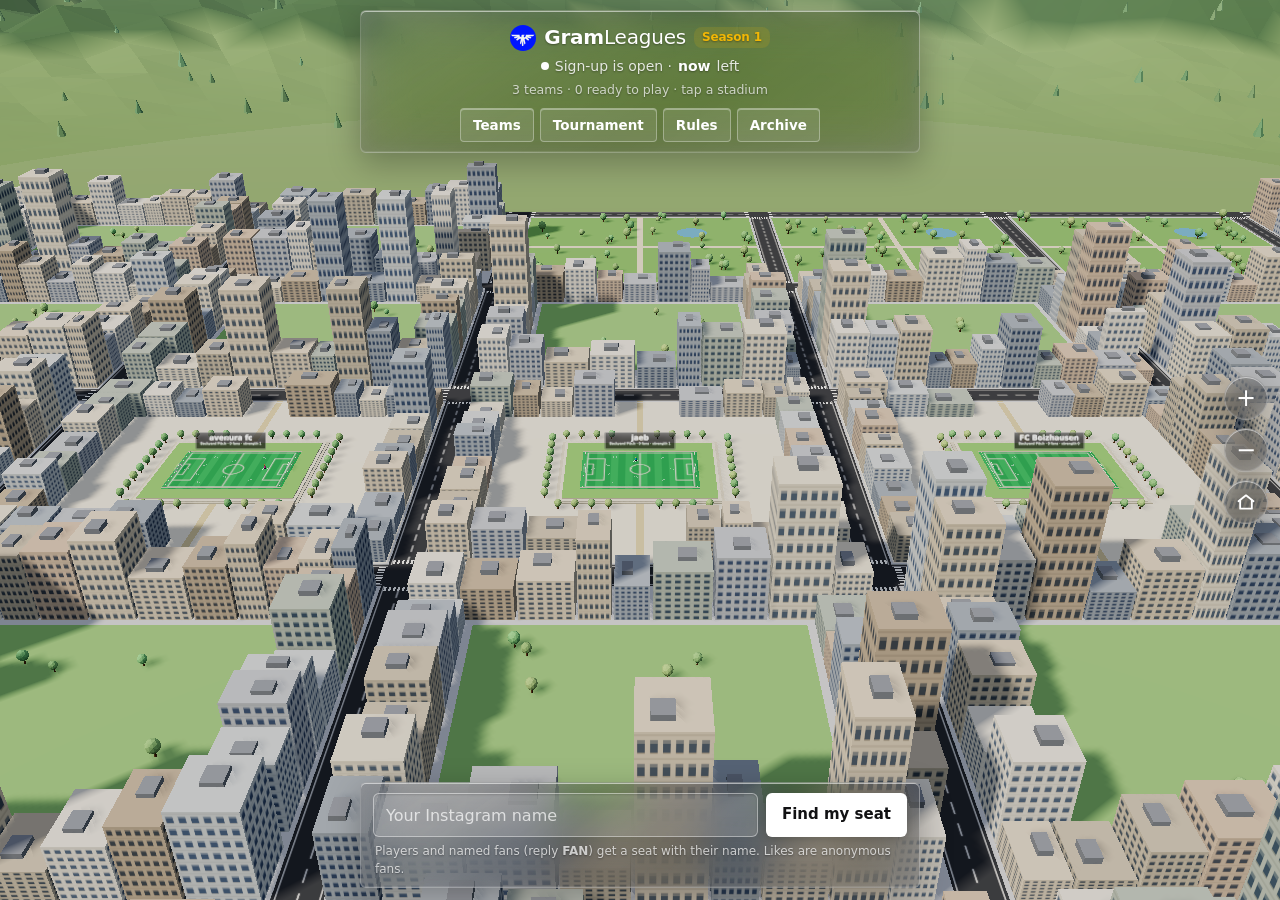
<file: index.html>
<!doctype html>
<html lang="en">
<head>
<meta charset="utf-8">
<title>gramleagues - build your team</title>
<meta http-equiv="refresh" content="0; url=docs/">
<script>location.replace("docs/" + location.search + location.hash);</script>
</head>
<body><a href="docs/">Gramleagues</a></body>
</html>
</file>
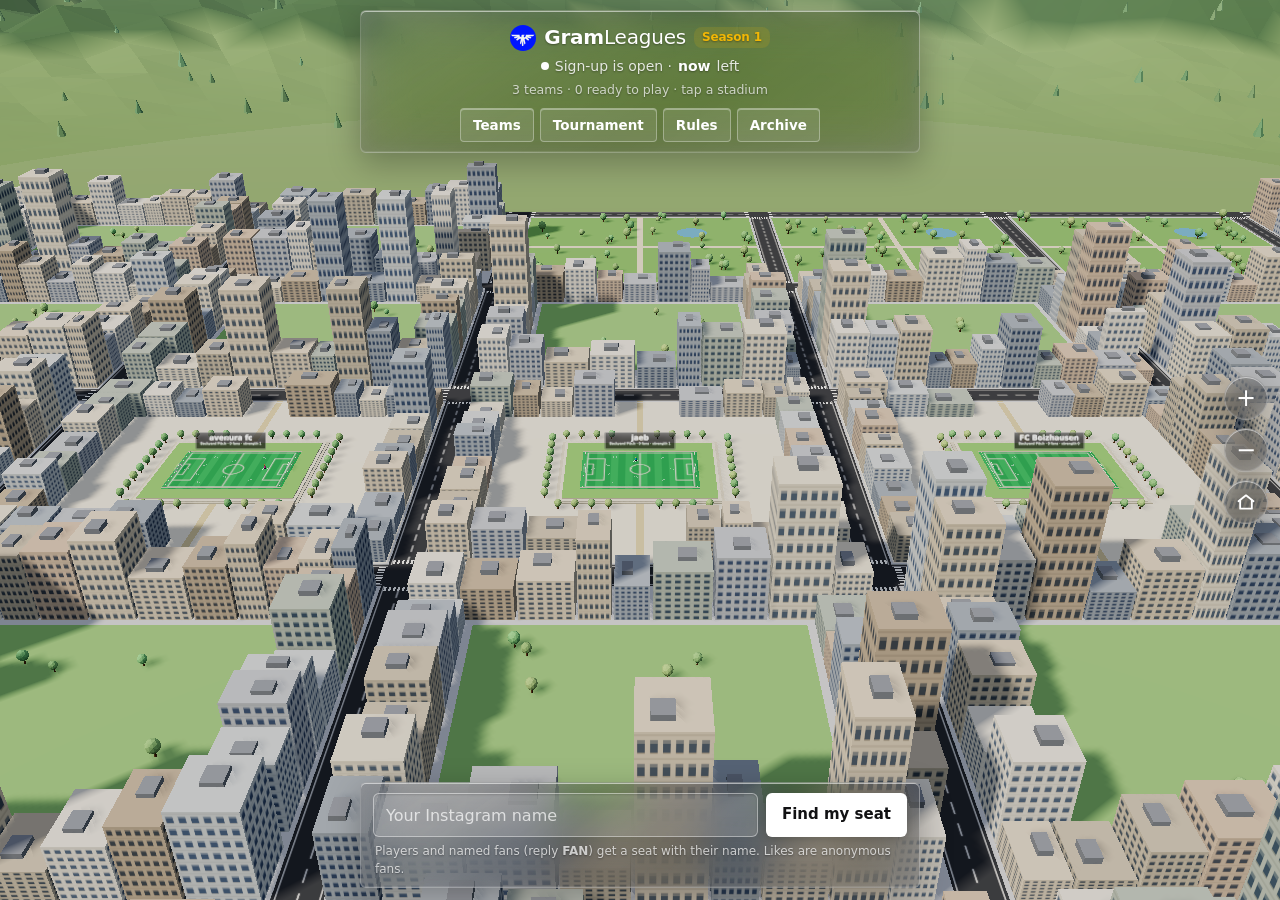
<file: docs/index.html>
<!doctype html>
<html lang="en">
<head>
<meta charset="utf-8">
<meta name="viewport" content="width=device-width,initial-scale=1,viewport-fit=cover">
<title>gramleagues - build your team</title>
<meta name="description" content="Found a team on Instagram, collect likes, grow your stadium and find your seat.">
<link rel="icon" href="logo.svg" type="image/svg+xml">
<link rel="stylesheet" href="welt.css">
</head>
<body>
<div id="namensschilder" aria-hidden="true"></div>

<div id="kopf" class="karte">
  <div class="kopfzeile">
    <button id="zurueck" class="rund" hidden aria-label="Back to overview">
      <svg width="18" height="18" viewBox="0 0 24 24" fill="none" stroke="currentColor" stroke-width="2.4" stroke-linecap="round" stroke-linejoin="round" aria-hidden="true"><path d="M15 6l-6 6 6 6"/></svg>
    </button>
    <h1><img src="logo.svg" alt="" class="logo" width="26" height="26"><span id="titel">Gram<b>Leagues</b></span><span class="tag" id="tag"></span></h1>
  </div>
  <div id="zeile"></div>
  <div id="balken" hidden><div></div></div>
  <div id="unterzeile"></div>
  <nav class="knoepfe" aria-label="Menu">
    <button data-panel="teams">Teams</button>
    <button data-panel="turnier">Tournament</button>
    <button data-panel="kader" id="kaderknopf" hidden>Squad</button>
    <button data-panel="regeln">Rules</button>
    <button data-panel="archiv">Archive</button>
  </nav>
</div>

<div id="unten" class="karte">
  <form id="suche" role="search">
    <label for="eingabe" class="sr">Your Instagram name</label>
    <input id="eingabe" placeholder="Your Instagram name" autocomplete="off" autocapitalize="none" spellcheck="false">
    <button>Find my seat</button>
  </form>
  <div id="meldung"><span id="meldtext"></span><button type="button" id="schliessen">Back</button></div>
  <div id="hinweis">Players and named fans (reply <b>FAN</b>) get a seat with their name. Likes are anonymous fans.</div>
</div>

<div id="kamera">
  <button id="rein" aria-label="Zoom in">+</button>
  <button id="raus" aria-label="Zoom out">−</button>
  <button id="heim" aria-label="Back to overview">
    <svg width="20" height="20" viewBox="0 0 24 24" fill="none" stroke="currentColor" stroke-width="2.2" stroke-linecap="round" stroke-linejoin="round" aria-hidden="true"><path d="M3 11l9-7 9 7"/><path d="M5 10v10h14V10"/></svg>
  </button>
</div>

<aside id="panel" aria-label="Details" hidden>
  <button id="panelzu" class="rund" aria-label="Close">
    <svg width="18" height="18" viewBox="0 0 24 24" fill="none" stroke="currentColor" stroke-width="2.4" stroke-linecap="round" aria-hidden="true"><path d="M6 6l12 12M18 6L6 18"/></svg>
  </button>
  <div id="panelinhalt"></div>
</aside>

<div id="hover" class="schild"></div>
<div id="mein" class="schild"></div>

<div id="wolken" role="status" aria-label="Loading">
  <canvas id="wolkenbild" aria-hidden="true"></canvas>
  <div class="wolkentext"></div>
</div>
<script>
/* Dichte Wolkenbank auf EINER Zeichenfläche (spart auf Handys viel Speicher), öffnet sich beim Start */
(function () {
  var c = document.getElementById("wolkenbild"), g = c.getContext("2d");
  var dpr = Math.min(window.devicePixelRatio || 1, 1.5), W, H, puffs = [];
  var a = 9, z = function () { a = (a * 9301 + 49297) % 233280; return a / 233280; };
  var klein = Math.min(innerWidth, innerHeight) <= 600, n = klein ? 34 : 56;
  for (var i = 0; i < n; i++) puffs.push({ x: z() * 1.2 - 0.1, y: z() * 1.2 - 0.1, g: 0.28 + z() * 0.46, dx: 0, dy: 0, v: z() * 0.35 });
  puffs.forEach(function (p) { p.dx = (p.x - 0.5) * (2.4 + z()); p.dy = (p.y - 0.5) * (1.6 + z()) - 0.3; });
  function groesse() { W = innerWidth; H = innerHeight; c.width = W * dpr; c.height = H * dpr; c.style.width = W + "px"; c.style.height = H + "px"; }
  function puff(x, y, r, alpha, s) {
    g.save(); g.globalAlpha = alpha; g.translate(x, y); g.scale(s, s * 0.72);
    var k = g.createRadialGradient(-r * 0.16, -r * 0.22, r * 0.05, 0, 0, r);
    k.addColorStop(0, "#FFFFFF"); k.addColorStop(0.5, "rgba(255,255,255,0.95)"); k.addColorStop(0.78, "rgba(238,242,248,0.88)"); k.addColorStop(1, "rgba(226,232,241,0)");
    g.fillStyle = k; g.beginPath(); g.arc(0, 0, r, 0, Math.PI * 2); g.fill();
    var u = g.createRadialGradient(0, r * 0.35, 0, 0, r * 0.35, r * 0.7);
    u.addColorStop(0, "rgba(176,190,210,0.22)"); u.addColorStop(1, "rgba(176,190,210,0)");
    g.fillStyle = u; g.beginPath(); g.arc(0, 0, r * 0.95, 0, Math.PI * 2); g.fill();
    g.restore();
  }
  function zeichne(t) {
    var e = t < 0.5 ? 4 * t * t * t : 1 - Math.pow(-2 * t + 2, 3) / 2;
    g.setTransform(dpr, 0, 0, dpr, 0, 0); g.clearRect(0, 0, W, H);
    var hg = g.createLinearGradient(0, 0, 0, H); hg.addColorStop(0, "#EEF2F7"); hg.addColorStop(1, "#FFFFFF");
    g.globalAlpha = Math.max(0, 1 - t * 1.6); g.fillStyle = hg; g.fillRect(0, 0, W, H); g.globalAlpha = 1;
    var m = Math.max(W, H);
    puffs.forEach(function (p) {
      var k = Math.min(1, Math.max(0, (t - p.v * 0.25) / 0.9));
      var ek = k < 0.5 ? 4 * k * k * k : 1 - Math.pow(-2 * k + 2, 3) / 2;
      puff((p.x + p.dx * ek) * W, (p.y + p.dy * ek) * H, p.g * m * 0.5, Math.max(0, 1 - ek * 1.05), 1 + ek * 0.8);
    });
  }
  groesse(); zeichne(0);
  addEventListener("resize", function () { if (!window.gramWolkenOffen) { groesse(); zeichne(0); } });
  window.gramWolkenAuf = function () {
    window.gramWolkenOffen = true;
    var t0 = performance.now(), d = 2800;
    (function schritt(jetzt) {
      var t = Math.min(1, (jetzt - t0) / d);
      zeichne(t);
      if (t < 1) requestAnimationFrame(schritt);
      else { document.getElementById("wolken").classList.add("weg"); c.width = c.height = 1; }
    })(t0);
  };
})();
</script>
<script>
/* Fallback: Wenn die 3D-Ansicht nicht starten kann, Wolken öffnen und zur Listenansicht verweisen */
window.gramFehler = function (grund) {
  if (window.gramFehlerGezeigt) return;
  window.gramFehlerGezeigt = true;
  var w = document.getElementById("wolken");
  w.style.pointerEvents = "auto";
  var t = w.querySelector(".wolkentext");
  t.innerHTML = '<div style="max-width:320px;text-align:center;font-size:18px;font-weight:600;line-height:1.4;color:#3C3E44">' +
    (grund || "The 3D stadium can't run on this device.") +
    '<br><a href="liste.html" style="display:inline-block;margin-top:14px;padding:12px 20px;border-radius:8px;background:#111113;color:#fff;text-decoration:none">Open the list view</a></div>';
};
window.addEventListener("error", function () { if (!window.gramGestartet) window.gramFehler(); });
window.addEventListener("unhandledrejection", function () { if (!window.gramGestartet) window.gramFehler(); });
setTimeout(function () { if (!window.gramGestartet) window.gramFehler("The 3D stadium is taking too long to load on this device."); }, 20000);
</script>
<script nomodule>location.replace("liste.html");</script>
<script type="module" src="welt.js"></script>
</body>
</html>
</file>
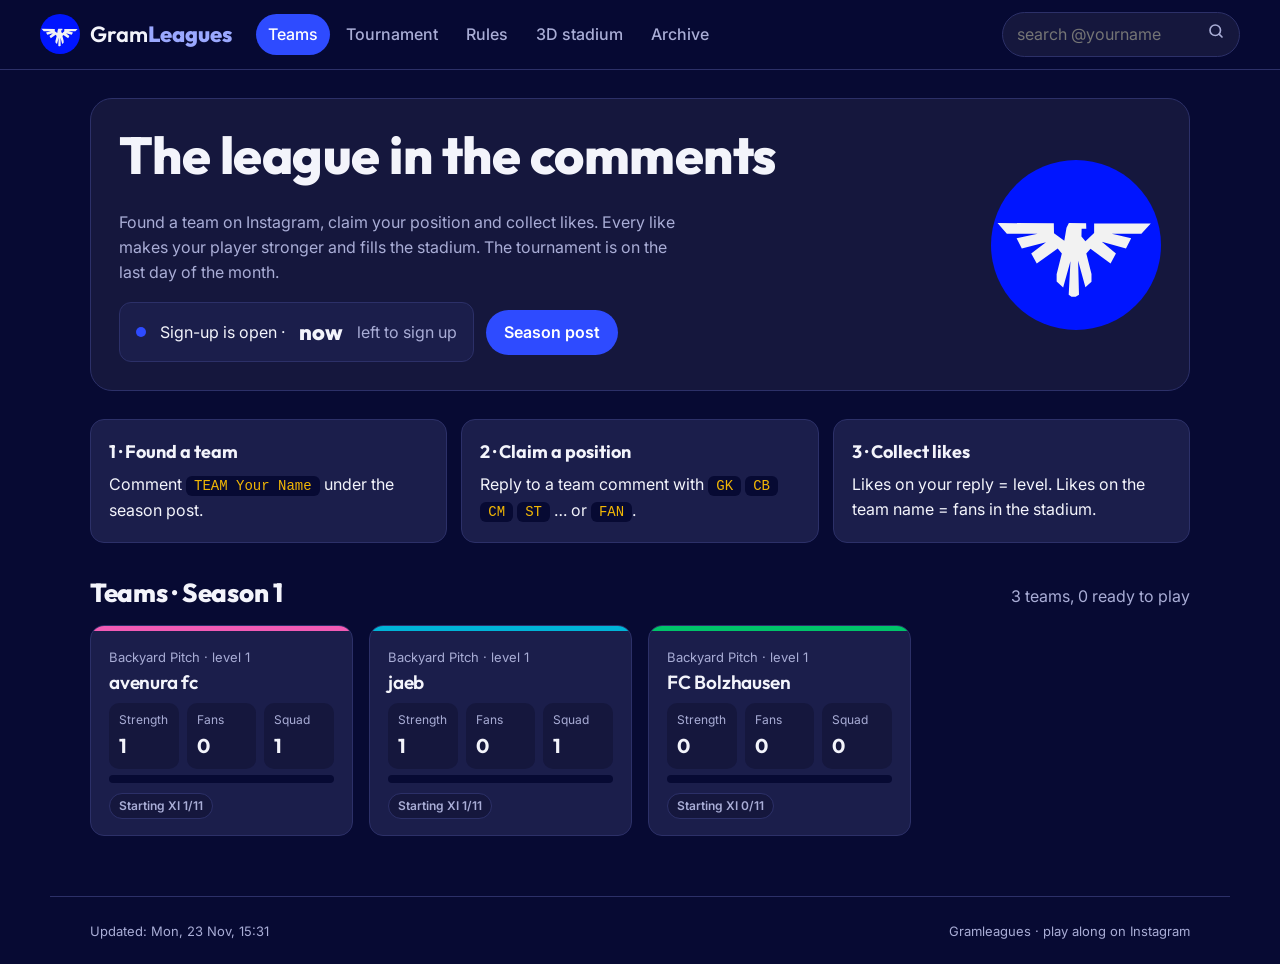
<file: docs/liste.html>
<!doctype html>
<html lang="en">
<head>
<meta charset="utf-8">
<meta name="viewport" content="width=device-width, initial-scale=1">
<title>gramleagues - build your team</title>
<meta name="description" content="Found a team on Instagram, collect likes, grow your stadium and win the monthly tournament.">
<link rel="icon" href="logo.svg" type="image/svg+xml">
<link rel="preconnect" href="https://fonts.googleapis.com">
<link rel="preconnect" href="https://fonts.gstatic.com" crossorigin>
<link rel="stylesheet" href="https://fonts.googleapis.com/css2?family=Inter:wght@400;500;600&family=Outfit:wght@600;800&display=swap">
<link rel="stylesheet" href="style.css">
</head>
<body>
<header class="kopf">
  <a class="marke" href="#/" aria-label="Gramleagues home">
    <img src="logo.svg" alt="" width="40" height="40">
    <span>Gram<b>Leagues</b></span>
  </a>
  <nav class="nav" aria-label="Main menu">
    <a href="#/" data-nav="start">Teams</a>
    <a href="#/turnier" data-nav="turnier">Tournament</a>
    <a href="#/regeln" data-nav="regeln">Rules</a>
    <a href="index.html">3D stadium</a>
    <a href="#/archiv" data-nav="archiv">Archive</a>
  </nav>
  <form class="suche" id="suchform" role="search">
    <label for="suchfeld" class="sr">Search Instagram name</label>
    <input id="suchfeld" type="search" placeholder="search @yourname" autocomplete="off">
    <button type="submit" aria-label="Search">
      <svg width="18" height="18" viewBox="0 0 24 24" fill="none" stroke="currentColor" stroke-width="2.2" stroke-linecap="round" aria-hidden="true"><circle cx="11" cy="11" r="7"/><path d="M20 20l-3.5-3.5"/></svg>
    </button>
  </form>
</header>
<div id="demo" class="demo" hidden>Demo data: this is how the page looks with two simulated seasons. Once the bot runs, the real teams appear here.</div>
<main id="app" tabindex="-1"><p class="laden">Loading league …</p></main>
<footer class="fuss">
  <span id="stand"></span>
  <span>Gramleagues · play along on Instagram</span>
</footer>
<script src="app.js"></script>
</body>
</html>
</file>
<file: docs/welt.css>
:root {
  --navy: #0E0E10;
  --karte: rgba(14, 14, 16, .34);
  --rand: rgba(255, 255, 255, .26);
  --glas: linear-gradient(145deg, rgba(255, 255, 255, .20) 0%, rgba(255, 255, 255, .05) 42%, rgba(255, 255, 255, .02) 60%, rgba(255, 255, 255, .10) 100%);
  --glas-schatten: inset 0 1px 0 rgba(255, 255, 255, .55), inset 0 -1px 0 rgba(255, 255, 255, .10), inset 0 0 18px rgba(255, 255, 255, .06), 0 10px 32px rgba(0, 0, 0, .28);
  --text: #FFFFFF;
  --leise: rgba(255, 255, 255, .72);
  --gruen: #FFFFFF;
  --link: #FFFFFF;
  --gold: #F2B705;
  --pink: #FF4D6D;
}
* { box-sizing: border-box; }
[hidden] { display: none !important; }
html, body { margin: 0; height: 100%; overflow: hidden; background: #7FB2CF; color: var(--text); font: 15px/1.45 Inter, system-ui, -apple-system, "Segoe UI", sans-serif; -webkit-text-size-adjust: 100%; }
canvas { position: fixed; inset: 0; display: block; touch-action: none; }
a { color: var(--link); }
button { font: inherit; cursor: pointer; }
.sr { position: absolute; width: 1px; height: 1px; overflow: hidden; clip: rect(0 0 0 0); }
.leise { color: var(--leise); }

.karte { position: fixed; left: 12px; right: 12px; max-width: 560px; margin: 0 auto; background: var(--glas), var(--karte); border: 1px solid var(--rand); border-radius: 6px; box-shadow: var(--glas-schatten); backdrop-filter: blur(22px) saturate(180%); -webkit-backdrop-filter: blur(22px) saturate(180%); z-index: 4; text-shadow: 0 1px 2px rgba(0, 0, 0, .35); }
#kopf { top: calc(10px + env(safe-area-inset-top)); padding: 12px 52px 10px; text-align: center; }
.kopfzeile { display: flex; align-items: center; justify-content: center; gap: 10px; }
#zurueck { position: absolute; left: 10px; top: 12px; }
#kopf h1 { margin: 0; font-size: 20px; font-weight: 800; letter-spacing: -.01em; display: flex; flex-wrap: wrap; align-items: center; justify-content: center; gap: 4px 8px; min-width: 0; }
#kopf h1 b { color: #FFFFFF; font-weight: 400; }
#titel { overflow: hidden; text-overflow: ellipsis; white-space: nowrap; }
.logo { width: 26px; height: 26px; flex: none; }
.tag { font-size: 12px; font-weight: 600; color: var(--gold); background: rgba(242, 183, 5, .14); border-radius: 8px; padding: 2px 8px; white-space: nowrap; }
.tag:empty { display: none; }
#zeile { font-size: 14px; margin-top: 4px; color: rgba(255, 255, 255, .85); display: flex; flex-wrap: wrap; align-items: center; justify-content: center; gap: 4px 6px; }
#zeile b { color: var(--text); font-variant-numeric: tabular-nums; }
.pkt { width: 8px; height: 8px; border-radius: 50%; background: var(--gruen); display: inline-block; }
.pkt.gold { background: var(--gold); }
#balken { height: 6px; background: rgba(255, 255, 255, .18); border-radius: 1px; margin-top: 8px; overflow: hidden; }
#balken div { height: 100%; width: 0; background: #FFFFFF; border-radius: 1px; transition: width 1s; }
#unterzeile { font-size: 12.5px; color: var(--leise); margin-top: 5px; text-align: center; }
#unterzeile:empty { display: none; }
.knoepfe { display: flex; flex-wrap: wrap; justify-content: center; gap: 6px; margin-top: 9px; }
.knoepfe button { border: 1px solid rgba(255, 255, 255, .32); background: rgba(255, 255, 255, .10); color: var(--text); border-radius: 4px; box-shadow: inset 0 1px 0 rgba(255, 255, 255, .35); padding: 6px 12px; font-size: 13.5px; font-weight: 600; min-height: 34px; }
.knoepfe button:hover { background: rgba(255, 255, 255, .22); }
.knoepfe button.aktiv { background: #FFFFFF; color: #111113; border-color: #FFFFFF; text-shadow: none; }
.rund { flex: none; width: 34px; height: 34px; border-radius: 4px; border: 1px solid rgba(255, 255, 255, .32); background: rgba(255, 255, 255, .12); color: var(--text); display: grid; place-items: center; padding: 0; }
.rund:hover { background: rgba(255, 255, 255, .24); }

#unten { bottom: calc(12px + env(safe-area-inset-bottom)); padding: 10px 12px 9px; }
form { display: flex; gap: 8px; }
input { flex: 1; min-width: 0; font: 16px Inter, system-ui, sans-serif; padding: 10px 12px; border: 1px solid rgba(255, 255, 255, .4); border-radius: 6px; background: rgba(255, 255, 255, .16); color: #FFFFFF; box-shadow: inset 0 1px 2px rgba(0, 0, 0, .15); }
input::placeholder { color: rgba(255, 255, 255, .7); }
input:focus { outline: 2px solid #FFFFFF; outline-offset: 1px; background: rgba(255, 255, 255, .24); }
form button { font-weight: 700; font-size: 15px; padding: 0 16px; min-height: 44px; border: 0; border-radius: 6px; background: #FFFFFF; color: #111113; white-space: nowrap; text-shadow: none; box-shadow: 0 2px 10px rgba(0, 0, 0, .18); }
form button:hover { background: #E6E6E8; }
#meldung { font-size: 14px; margin: 8px 2px 0; display: none; align-items: center; gap: 8px; line-height: 1.35; }
#meldung.zeigen { display: flex; }
#meldtext { flex: 1; }
#meldtext b { color: var(--gold); }
#schliessen { flex: none; padding: 6px 12px; font-size: 13px; border-radius: 4px; background: rgba(255, 255, 255, .14); color: var(--text); border: 1px solid rgba(255, 255, 255, .32); min-height: 34px; }
#hinweis { font-size: 12px; color: var(--leise); margin: 6px 2px 0; }

#kamera { position: fixed; right: 12px; top: 50%; transform: translateY(-50%); display: flex; flex-direction: column; gap: 8px; z-index: 5; }
#kamera button { width: 44px; height: 44px; padding: 0; border-radius: 22px; background: var(--glas), var(--karte); color: var(--text); border: 1px solid var(--rand); font-size: 24px; line-height: 1; display: grid; place-items: center; box-shadow: var(--glas-schatten); backdrop-filter: blur(16px) saturate(180%); -webkit-backdrop-filter: blur(16px) saturate(180%); }
#kamera button:hover { background: var(--glas), rgba(255, 255, 255, .2); }

#panel { position: fixed; z-index: 8; top: 12px; bottom: 12px; right: 12px; width: min(440px, calc(100vw - 24px)); background: var(--glas), rgba(14, 14, 16, .62); border: 1px solid var(--rand); border-radius: 8px; padding: 18px 18px 24px; overflow-y: auto; box-shadow: var(--glas-schatten); backdrop-filter: blur(26px) saturate(180%); -webkit-backdrop-filter: blur(26px) saturate(180%); }
#panelzu { position: sticky; top: 0; float: right; margin: -4px -4px 0 8px; z-index: 1; }
#panel h2 { font-size: 22px; margin: 0 0 6px; letter-spacing: -.01em; display: flex; align-items: center; gap: 10px; }
#panel h3 { font-size: 15px; margin: 18px 0 8px; }
#panel ul { padding-left: 18px; margin: 0; color: var(--leise); }
#panel li { margin: 3px 0; }
#panel li b, #panel p b { color: var(--text); }
.balkenfarbe { width: 6px; height: 22px; border-radius: 3px; background: var(--team); }
.liste { display: grid; gap: 8px; margin-top: 10px; }
.zeile { display: flex; align-items: center; gap: 12px; text-align: left; width: 100%; padding: 10px 12px; border-radius: 6px; background: rgba(255, 255, 255, .08); border: 1px solid var(--rand); color: var(--text); min-height: 52px; }
.zeile:hover { background: rgba(255, 255, 255, .16); }
.zeile .farbe { width: 10px; align-self: stretch; border-radius: 5px; background: var(--team); }
.zeile .name { flex: 1; min-width: 0; display: flex; flex-direction: column; }
.zeile .name b, .zeile .name small { overflow: hidden; text-overflow: ellipsis; white-space: nowrap; }
.zeile small { color: var(--leise); font-size: 12px; }
.zeile .werte { text-align: right; display: flex; flex-direction: column; }
.zeile .werte b { font-size: 18px; }
.kacheln { display: grid; grid-template-columns: repeat(3, minmax(0, 1fr)); gap: 8px; margin: 12px 0 4px; }
.kacheln div { background: rgba(255, 255, 255, .08); border: 1px solid var(--rand); border-radius: 6px; padding: 8px 10px; display: flex; flex-direction: column; }
.kacheln b { font-size: 20px; }
.kacheln small { color: var(--leise); font-size: 11.5px; }
.tab { overflow-x: auto; border: 1px solid var(--rand); border-radius: 6px; }
table { width: 100%; border-collapse: collapse; font-size: 13.5px; }
th, td { text-align: left; padding: 7px 9px; border-bottom: 1px solid var(--rand); white-space: nowrap; }
th { color: var(--leise); font-weight: 500; font-size: 11.5px; text-transform: uppercase; letter-spacing: .05em; }
tr:last-child td { border-bottom: 0; }
td.r, th.r { text-align: right; }
tr.weiter td:first-child { box-shadow: inset 3px 0 0 var(--gruen); }
.spielt a { color: #111113; font-weight: 700; background: #FFFFFF; padding: 0 5px; border-radius: 3px; text-decoration: none; }
.lvl { display: inline-grid; place-items: center; width: 20px; height: 20px; border-radius: 5px; background: rgba(255, 255, 255, .1); font-weight: 700; font-size: 12px; margin-right: 5px; }
.lvl.l1 { background: rgba(255, 255, 255, .12); } .lvl.l2 { background: rgba(255, 255, 255, .24); } .lvl.l3 { background: rgba(255, 255, 255, .42); } .lvl.l4 { background: rgba(255, 255, 255, .7); color: #111113; } .lvl.l5 { background: var(--gold); color: #2A2100; }
.chips { display: flex; flex-wrap: wrap; gap: 6px; }
.chip { font-size: 13px; padding: 5px 10px; border-radius: 4px; background: rgba(255, 255, 255, .10); border: 1px solid var(--rand); color: var(--text); min-height: 32px; }
.chip:hover { border-color: var(--gold); color: var(--gold); }
.gruppe { margin-bottom: 14px; }
.gruppe > b, .runde > b { display: inline-block; margin-bottom: 6px; }
.spiel { display: grid; grid-template-columns: minmax(0, 1fr) 46px minmax(0, 1fr); gap: 8px; font-size: 13.5px; margin-top: 4px; }
.spiel span { overflow: hidden; text-overflow: ellipsis; white-space: nowrap; }
.spiel span:first-child { text-align: right; }
.spiel b { text-align: center; background: rgba(255, 255, 255, .08); border-radius: 6px; }
.runde { margin-bottom: 12px; }
.match { border: 1px solid var(--rand); border-radius: 6px; overflow: hidden; margin-bottom: 6px; }
.match div { display: flex; justify-content: space-between; gap: 10px; padding: 6px 10px; }
.match div + div { border-top: 1px solid var(--rand); }
.match .sieger b { color: var(--link); }
.match .sieger span { font-weight: 700; }
.match small { display: block; padding: 0 10px 6px; color: var(--leise); }
.meister { display: flex; flex-direction: column; gap: 2px; padding: 14px; border-radius: 14px; border: 1px solid rgba(242, 183, 5, .5); background: rgba(242, 183, 5, .1); margin: 10px 0; }
.meister b { font-size: 22px; color: var(--gold); }
.meister small { color: var(--leise); }

#namensschilder { position: fixed; inset: 0; pointer-events: none; overflow: hidden; z-index: 1; }
.ns { position: absolute; left: 0; top: 0; display: none; background: linear-gradient(180deg, rgba(255, 255, 255, .22), rgba(255, 255, 255, .04)), rgba(12, 12, 14, .58); border: 1px solid rgba(255, 255, 255, .35); color: #fff; font: 600 12.5px/1.25 ui-monospace, Menlo, Consolas, monospace; padding: 1px 6px; border-radius: 4px; white-space: nowrap; transform-origin: 50% 100%; will-change: transform; }
.ns.spieler { background: linear-gradient(180deg, rgba(255, 255, 255, .26), rgba(255, 255, 255, .05)), rgba(12, 12, 14, .7); border: 1px solid rgba(255, 255, 255, .55); font-size: 13px; }
.ns.spieler i, .ns.statue i { font-style: normal; color: var(--gold); margin-right: 5px; }
.ns.statue { border-color: rgba(242, 183, 5, .8); font-size: 13px; }
.schild { position: fixed; left: 0; top: 0; pointer-events: none; display: none; z-index: 6; white-space: nowrap; transform: translate(-50%, -125%); background: linear-gradient(180deg, rgba(255, 255, 255, .24), rgba(255, 255, 255, .05)), rgba(12, 12, 14, .72); color: #fff; border: 1px solid rgba(255, 255, 255, .6); border-radius: 6px; padding: 3px 9px; font: 600 13px Inter, system-ui, sans-serif; }
#mein { background: var(--gold); color: #1D1600; border-color: #FFF3C4; font-size: 15px; box-shadow: 0 0 18px 6px rgba(255, 210, 90, .8); }
#demo { position: fixed; left: 12px; bottom: calc(150px + env(safe-area-inset-bottom)); z-index: 4; background: var(--gold); color: #2A2100; font-size: 12px; font-weight: 700; padding: 3px 9px; border-radius: 8px; }

#wolken { position: fixed; inset: 0; z-index: 100; overflow: hidden; pointer-events: none; }
#wolken canvas { position: absolute; inset: 0; display: block; }
#wolken .wolkentext { position: absolute; inset: 0; display: flex; align-items: center; justify-content: center; z-index: 1; padding: 20px; }
#wolken.weg { display: none; }
@media (max-width: 640px), (pointer: coarse) {
  .karte, #panel, #kamera button { backdrop-filter: blur(12px) saturate(160%); -webkit-backdrop-filter: blur(12px) saturate(160%); }
}

@media (max-width: 640px) {
  #kopf h1 { font-size: 18px; }
  .knoepfe button { padding: 5px 10px; font-size: 13px; }
  form button { padding: 0 12px; font-size: 14px; }
  #hinweis { display: none; }
  #kopf { padding: 10px 46px 8px; }
  .knoepfe { flex-wrap: nowrap; overflow-x: auto; scrollbar-width: none; justify-content: flex-start; }
  .knoepfe::-webkit-scrollbar { display: none; }
  .knoepfe button { flex: none; }
  #unterzeile { font-size: 12px; }
  #kamera { right: 10px; gap: 6px; }
  #kamera button { width: 40px; height: 40px; font-size: 22px; }
  #demo { bottom: calc(84px + env(safe-area-inset-bottom)); left: 12px; }
  #panel { top: auto; left: 8px; right: 8px; bottom: 8px; width: auto; max-height: 72vh; }
}
</file>
<file: docs/style.css>
:root {
  --bg: #070A33;
  --bg2: #15173D;
  --karte: #1B1E4B;
  --linie: #2C3068;
  --text: #F3F4FB;
  --leise: #A9ADD6;
  --gruen: #2E4BFF;
  --link: #9AA8FF;
  --gold: #F2B705;
  --pink: #FF4D6D;
  --radius: 14px;
  --kopf: "Outfit", system-ui, sans-serif;
}
* { box-sizing: border-box; }
html { scroll-behavior: smooth; }
body { margin: 0; background: var(--bg); color: var(--text); font: 16px/1.55 Inter, system-ui, sans-serif; }
a { color: var(--link); }
a:hover { color: #C3CCFF; }
h1, h2, h3 { font-family: var(--kopf); font-weight: 800; line-height: 1.1; margin: 0 0 .5em; letter-spacing: -.01em; }
h1 { font-size: clamp(30px, 5vw, 52px); }
h2 { font-size: 26px; }
h3 { font-size: 19px; font-weight: 600; }
.sr { position: absolute; width: 1px; height: 1px; overflow: hidden; clip: rect(0 0 0 0); }
button { font: inherit; }

.kopf { position: sticky; top: 0; z-index: 10; display: flex; flex-wrap: wrap; align-items: center; gap: 12px 24px; padding: 12px clamp(16px, 4vw, 40px); background: rgba(7, 10, 51, .94); border-bottom: 1px solid var(--linie); }
.marke { display: flex; align-items: center; gap: 10px; color: var(--text); text-decoration: none; font-family: var(--kopf); font-size: 22px; font-weight: 600; }
.marke b { font-weight: 800; color: var(--link); }
.marke:hover { color: var(--text); }
.nav { display: flex; gap: 4px; flex-wrap: wrap; }
.nav a { color: var(--leise); text-decoration: none; padding: 8px 12px; border-radius: 999px; font-weight: 500; }
.nav a:hover { color: var(--text); background: var(--bg2); }
.nav a.aktiv { color: #FFFFFF; background: var(--gruen); }
.suche { margin-left: auto; display: flex; background: var(--bg2); border: 1px solid var(--linie); border-radius: 999px; overflow: hidden; }
.suche input { background: transparent; border: 0; color: var(--text); padding: 9px 14px; width: 190px; font: inherit; }
.suche input:focus { outline: none; }
.suche:focus-within { border-color: var(--gruen); }
.suche button { background: transparent; border: 0; color: var(--leise); padding: 0 14px; cursor: pointer; min-height: 40px; }
.suche button:hover { color: var(--gruen); }

.demo { background: var(--gold); color: #2A2100; text-align: center; padding: 8px 16px; font-size: 14px; font-weight: 500; }
main { max-width: 1180px; margin: 0 auto; padding: 28px clamp(16px, 4vw, 40px) 60px; outline: none; }
.laden { color: var(--leise); }
.fuss { display: flex; flex-wrap: wrap; justify-content: space-between; gap: 8px; max-width: 1180px; margin: 0 auto; padding: 24px clamp(16px, 4vw, 40px); color: var(--leise); font-size: 13px; border-top: 1px solid var(--linie); }

.hero { display: grid; grid-template-columns: minmax(0, 1fr) auto; gap: 24px; align-items: center; padding: 28px; border-radius: 22px; background: var(--bg2); border: 1px solid var(--linie); margin-bottom: 28px; }
.hero p { color: var(--leise); margin: 0 0 18px; max-width: 560px; }
.hero img { width: 170px; height: 170px; }
@media (max-width: 700px) { .kopf { position: static; } .hero { grid-template-columns: 1fr; } .hero img { width: 110px; height: 110px; order: -1; } .suche { margin-left: 0; width: 100%; } .suche input { flex: 1; } }
.status { display: inline-flex; flex-wrap: wrap; align-items: center; gap: 10px 14px; padding: 12px 16px; border-radius: 12px; background: var(--karte); border: 1px solid var(--linie); }
.punkt { width: 10px; height: 10px; border-radius: 50%; background: var(--gruen); flex: none; }
.punkt.gold { background: var(--gold); }
.countdown { font-family: var(--kopf); font-weight: 800; font-size: 22px; font-variant-numeric: tabular-nums; }
.knopf { display: inline-flex; align-items: center; gap: 8px; min-height: 44px; padding: 10px 18px; border-radius: 999px; background: var(--gruen); color: #FFFFFF; font-weight: 600; text-decoration: none; border: 0; cursor: pointer; }
.knopf:hover { background: #4D66FF; color: #FFFFFF; }
.knopf.leer { background: transparent; color: var(--text); border: 1px solid var(--linie); }
.knopf.leer:hover { border-color: var(--gruen); color: var(--text); }

.abschnitt { margin: 36px 0 16px; display: flex; flex-wrap: wrap; align-items: baseline; justify-content: space-between; gap: 8px; }
.abschnitt h2 { margin: 0; }
.leise { color: var(--leise); }
.klein { font-size: 13px; }

.schritte { display: grid; grid-template-columns: repeat(auto-fit, minmax(220px, 1fr)); gap: 14px; }
.schritt { background: var(--karte); border: 1px solid var(--linie); border-radius: var(--radius); padding: 18px; }
.schritt code { background: var(--bg); padding: 2px 8px; border-radius: 6px; color: var(--gold); font-size: 14px; }
.schritt b { display: block; font-family: var(--kopf); font-size: 18px; margin-bottom: 6px; }

.raster { display: grid; grid-template-columns: repeat(auto-fill, minmax(260px, 1fr)); gap: 16px; }
.karte { position: relative; display: block; background: var(--karte); border: 1px solid var(--linie); border-radius: var(--radius); padding: 18px 18px 16px; color: var(--text); text-decoration: none; overflow: hidden; transition: border-color .15s, transform .15s; }
a.karte:hover { color: var(--text); border-color: var(--team, var(--gruen)); transform: translateY(-2px); }
.karte::before { content: ""; position: absolute; inset: 0 0 auto 0; height: 5px; background: var(--team, var(--gruen)); }
.karte h3 { margin: 4px 0 10px; }
.werte { display: grid; grid-template-columns: repeat(3, minmax(0, 1fr)); gap: 8px; }
.wert { background: var(--bg2); border-radius: 10px; padding: 8px 10px; }
.wert span { display: block; font-size: 12px; color: var(--leise); }
.wert strong { font-family: var(--kopf); font-size: 20px; }
.marken { display: flex; flex-wrap: wrap; gap: 6px; margin-top: 10px; }
.marke-chip { font-size: 12px; font-weight: 600; padding: 3px 9px; border-radius: 999px; background: var(--bg2); color: var(--leise); border: 1px solid var(--linie); }
.marke-chip.gruen { color: var(--link); border-color: rgba(154, 168, 255, .45); }
.marke-chip.gold { color: var(--gold); border-color: rgba(242, 183, 5, .45); }
.marke-chip.pink { color: var(--pink); border-color: rgba(255, 77, 109, .45); }

.balken { height: 8px; border-radius: 99px; background: var(--bg); overflow: hidden; margin-top: 6px; }
.balken i { display: block; height: 100%; background: var(--team, var(--gruen)); border-radius: 99px; }

.teamkopf { display: flex; flex-wrap: wrap; align-items: flex-end; justify-content: space-between; gap: 16px; margin-bottom: 18px; }
.teamkopf h1 { margin: 0; }
.teamkopf .linie { width: 64px; height: 6px; border-radius: 3px; background: var(--team); margin-bottom: 12px; }
.statreihe { display: grid; grid-template-columns: repeat(auto-fit, minmax(170px, 1fr)); gap: 12px; margin-bottom: 18px; }
.statreihe .wert { background: var(--karte); border: 1px solid var(--linie); padding: 12px 14px; }
.statreihe .wert strong { font-size: 26px; }

.stadion-box { position: relative; background: var(--bg2); border: 1px solid var(--linie); border-radius: 20px; padding: 10px; }
.stadion-box { overflow-x: auto; }
.stadion-box svg { display: block; width: 100%; min-width: 640px; height: auto; }
.seat { cursor: default; }
.seat.named, .spieler { cursor: pointer; }
.seat.named:hover { stroke: #fff; stroke-width: 1.5; }
.spieler:hover circle.koerper, .spieler:focus circle.koerper { stroke: var(--gold); stroke-width: 4; }
.spieler:focus { outline: none; }
.treffer { animation: puls 1.1s ease-in-out infinite; }
@keyframes puls { 50% { opacity: .45; } }
.info { display: flex; flex-wrap: wrap; align-items: center; gap: 10px 16px; min-height: 52px; margin-top: 10px; padding: 12px 16px; background: var(--karte); border-radius: 12px; border: 1px solid var(--linie); }
.legende { display: flex; flex-wrap: wrap; gap: 14px; font-size: 13px; color: var(--leise); margin-top: 10px; }
.legende i { display: inline-block; width: 12px; height: 12px; border-radius: 3px; vertical-align: -1px; margin-right: 6px; }

.tabelle-wrap { overflow-x: auto; border: 1px solid var(--linie); border-radius: var(--radius); background: var(--karte); }
table { width: 100%; border-collapse: collapse; font-size: 14px; }
th, td { text-align: left; padding: 10px 12px; border-bottom: 1px solid var(--linie); white-space: nowrap; }
th { color: var(--leise); font-weight: 500; font-size: 12px; text-transform: uppercase; letter-spacing: .05em; }
tr:last-child td { border-bottom: 0; }
td.zahl, th.zahl { text-align: right; font-variant-numeric: tabular-nums; }
tr.weiter td:first-child { box-shadow: inset 3px 0 0 var(--gruen); }
.spielt { color: var(--link); font-weight: 600; }
.lvl { display: inline-grid; place-items: center; width: 24px; height: 24px; border-radius: 6px; background: var(--bg); font-weight: 700; font-size: 13px; margin-right: 6px; }
.lvl.l5 { background: var(--gold); color: #2A2100; }
.lvl.l4 { background: #9B5DE5; }
.lvl.l3 { background: #00B4D8; color: #00242C; }
.lvl.l2 { background: #2C6E49; }

.fans-liste { display: flex; flex-wrap: wrap; gap: 8px; }
.fans-liste a { text-decoration: none; font-size: 14px; padding: 5px 10px; border-radius: 999px; background: var(--karte); border: 1px solid var(--linie); color: var(--text); }
.fans-liste a:hover, .fans-liste a.hl { border-color: var(--gold); color: var(--gold); }

.gruppen { display: grid; grid-template-columns: repeat(auto-fill, minmax(330px, 1fr)); gap: 16px; }
.gruppe { background: var(--karte); border: 1px solid var(--linie); border-radius: var(--radius); overflow: hidden; }
.gruppe h3 { padding: 14px 16px 0; }
.gruppe table { font-size: 13.5px; }
.spiele { padding: 6px 16px 14px; display: grid; gap: 4px; font-size: 14px; }
.spiel { display: grid; grid-template-columns: minmax(0, 1fr) 56px minmax(0, 1fr); align-items: center; gap: 8px; }
.spiel span:first-child { text-align: right; overflow: hidden; text-overflow: ellipsis; white-space: nowrap; }
.spiel span:last-child { overflow: hidden; text-overflow: ellipsis; white-space: nowrap; }
.score { text-align: center; font-family: var(--kopf); font-weight: 800; background: var(--bg); border-radius: 6px; padding: 2px 0; font-variant-numeric: tabular-nums; }

.klammer { display: grid; grid-auto-flow: column; grid-auto-columns: minmax(220px, 1fr); gap: 18px; overflow-x: auto; padding-bottom: 8px; }
.runde { display: flex; flex-direction: column; justify-content: space-around; gap: 12px; }
.runde h3 { font-size: 15px; color: var(--leise); text-transform: uppercase; letter-spacing: .06em; }
.match { background: var(--karte); border: 1px solid var(--linie); border-radius: 12px; overflow: hidden; }
.match div { display: flex; justify-content: space-between; gap: 10px; padding: 8px 12px; }
.match div + div { border-top: 1px solid var(--linie); }
.match .sieger { font-weight: 700; }
.match .sieger b { color: var(--link); }
.match small { color: var(--leise); padding: 0 12px 8px; display: block; }
.verdeckt { color: var(--leise); font-style: italic; }

.meister { display: grid; grid-template-columns: auto minmax(0, 1fr); gap: 20px; align-items: center; padding: 22px 24px; border-radius: 20px; border: 1px solid rgba(242, 183, 5, .5); background: linear-gradient(0deg, rgba(242, 183, 5, .08), rgba(242, 183, 5, .08)), var(--bg2); margin-bottom: 24px; }
.meister .pokal { width: 72px; height: 72px; border-radius: 50%; background: var(--gold); display: grid; place-items: center; color: #2A2100; }
.podest { display: flex; flex-wrap: wrap; gap: 8px 18px; color: var(--leise); }

.treffer-liste { display: grid; gap: 10px; }
.treffer-liste a { display: flex; flex-wrap: wrap; justify-content: space-between; gap: 6px 16px; padding: 14px 16px; background: var(--karte); border: 1px solid var(--linie); border-radius: 12px; color: var(--text); text-decoration: none; }
.treffer-liste a:hover { border-color: var(--gruen); }

.regeln { display: grid; grid-template-columns: repeat(auto-fit, minmax(280px, 1fr)); gap: 16px; }
.regeln .karte ul { margin: 0; padding-left: 18px; color: var(--leise); }
.regeln .karte li { margin: 4px 0; }
.regeln .karte li b { color: var(--text); }
</file>
